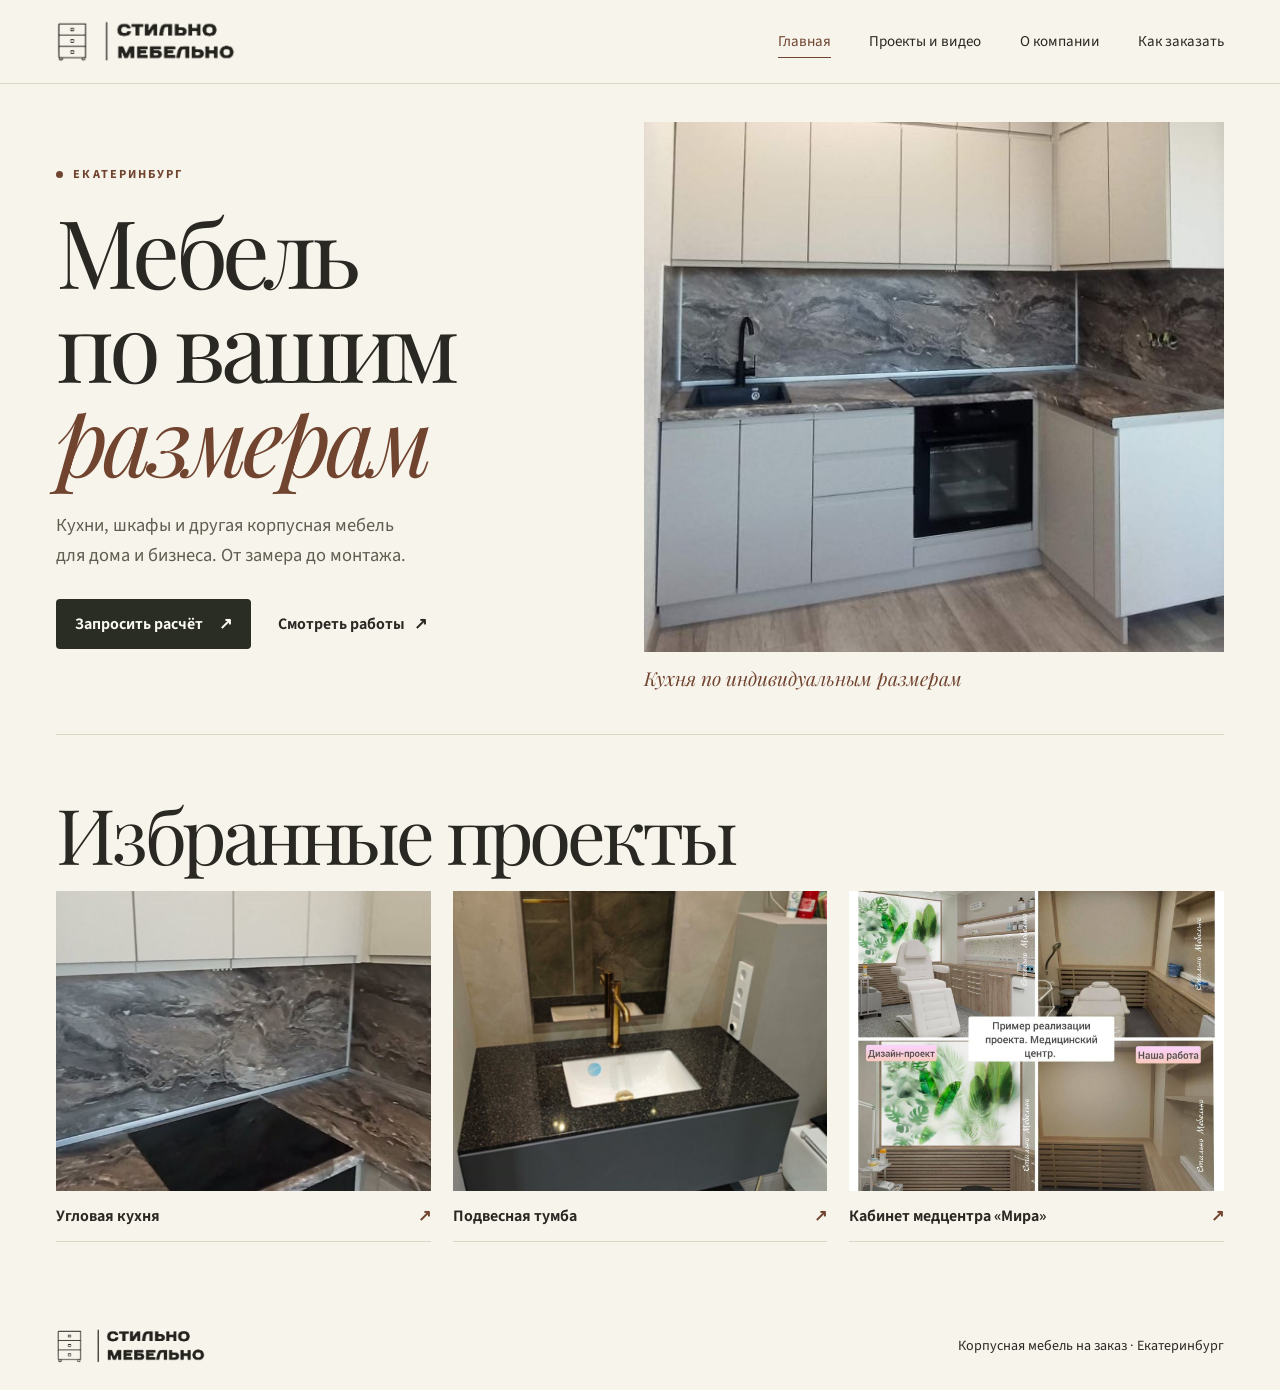
<file: index.html>
<!doctype html>
<html lang="ru">
<head>
  <meta charset="utf-8">
  <meta name="viewport" content="width=device-width, initial-scale=1">
  <meta name="description" content="Стильно Мебельно — корпусная мебель по индивидуальным размерам в Екатеринбурге. История, команда и выполненные проекты.">
  <meta property="og:title" content="Стильно Мебельно — мебель на заказ в Екатеринбурге">
  <meta property="og:description" content="Кухни, шкафы и другая корпусная мебель по вашим размерам. Проекты, производство и запись на замер.">
  <meta property="og:image" content="https://korkints.github.io/stilno-mebelno/assets/kitchen.jpg">
  <meta property="og:url" content="https://korkints.github.io/stilno-mebelno/">
  <title>Стильно Мебельно — мебель на заказ в Екатеринбурге</title>
  <link rel="icon" href="assets/favicon.svg" type="image/svg+xml">
  <link rel="stylesheet" href="style.css?v=pages">
  <script src="home-links.js?v=pages" defer></script>
</head>
<body>
  <header class="top">
    <div class="wrap top-inner">
      <a class="brand" href="index.html"><img src="assets/logo.png" alt="Стильно Мебельно" width="180" height="43"></a>
      <nav aria-label="Основная навигация">
        <a href="index.html" aria-current="page">Главная</a>
        <a href="projects.html">Проекты и видео</a>
        <a href="about.html">О компании</a>
        <a href="order.html">Как заказать</a>
      </nav>
    </div>
  </header>
  <main id="top">
    <section class="hero wrap" aria-labelledby="hero-title">
      <div class="hero-copy">
        <p class="eyebrow"><span class="dot"></span> Екатеринбург</p>
        <h1 id="hero-title">Мебель<br>по вашим<br><em>размерам</em></h1>
        <p class="intro">Кухни, шкафы и другая корпусная мебель для дома и бизнеса. От замера до монтажа.</p>
        <div class="hero-actions">
          <a class="button" href="order.html#contact">Запросить расчёт <span aria-hidden="true">↗</span></a>
          <a class="text-link" href="projects.html">Смотреть работы <span aria-hidden="true">↗</span></a>
        </div>
      </div>
      <figure class="hero-photo">
        <div class="hero-image">
          <img src="assets/kitchen.jpg" alt="Светлая угловая кухня со шкафами до потолка и каменным фартуком" fetchpriority="high">
        </div>
        <figcaption>Кухня по индивидуальным размерам</figcaption>
      </figure>
    </section>

    <section class="wrap site-section" aria-labelledby="featured-title">
      <h2 id="featured-title">Избранные проекты</h2>
      <div class="project-grid">
        <a class="project" href="projects.html#corner-kitchen"><img loading="lazy" src="assets/corner-kitchen-counter.jpg" alt=""><span>Угловая кухня <b aria-hidden="true">↗</b></span></a>
        <a class="project" href="projects.html#graphite-vanity"><img loading="lazy" src="assets/vanity-front.jpg" alt=""><span>Подвесная тумба <b aria-hidden="true">↗</b></span></a>
        <a class="project" href="business.html"><img loading="lazy" src="assets/business.jpg" alt=""><span>Кабинет медцентра «Мира» <b aria-hidden="true">↗</b></span></a>
      </div>
    </section>
  </main>

  <footer class="wrap footer">
    <a class="brand" href="index.html"><img src="assets/logo.png" alt="Стильно Мебельно" width="150" height="36"></a>
    <span>Корпусная мебель на заказ · Екатеринбург</span>
  </footer>
</body>
</html>
</file>
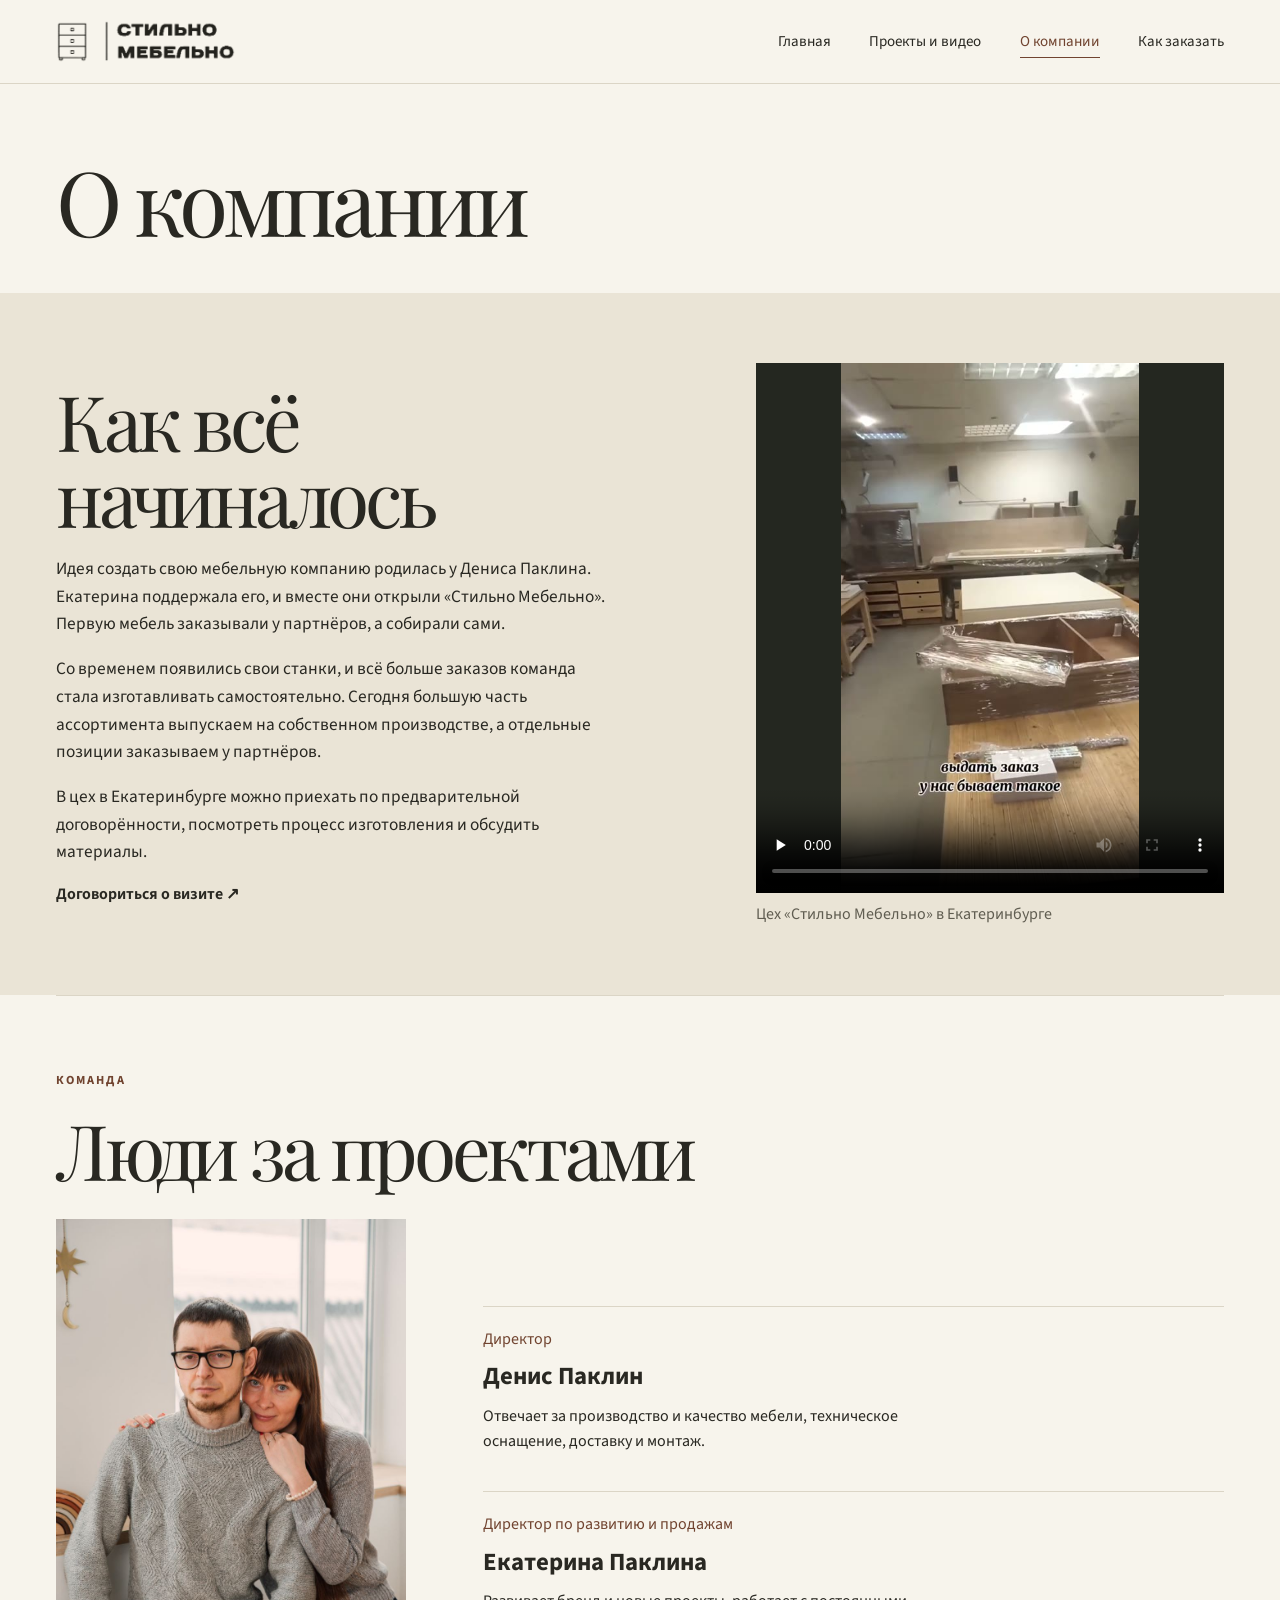
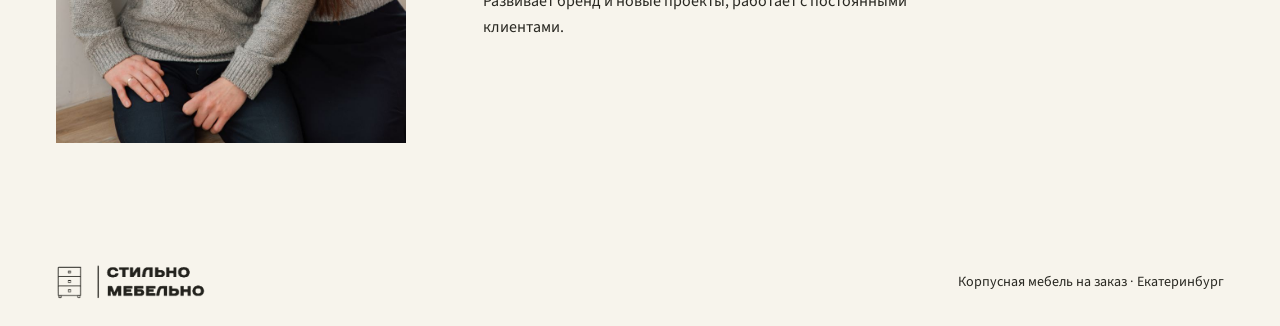
<file: about.html>
<!doctype html>
<html lang="ru">
<head>
  <meta charset="utf-8">
  <meta name="viewport" content="width=device-width, initial-scale=1">
  <meta name="description" content="История «Стильно Мебельно», команда Дениса и Екатерины Паклиных и видеоэкскурсия по производству в Екатеринбурге.">
  <meta property="og:title" content="О компании — Стильно Мебельно">
  <meta property="og:description" content="История «Стильно Мебельно», команда Дениса и Екатерины Паклиных и видеоэкскурсия по производству в Екатеринбурге.">
  <meta property="og:image" content="https://korkints.github.io/stilno-mebelno/assets/denis-ekaterina-paklin.jpg">
  <meta property="og:url" content="https://korkints.github.io/stilno-mebelno/about.html">
  <title>О компании — Стильно Мебельно</title>
  <link rel="icon" href="assets/favicon.svg" type="image/svg+xml">
  <link rel="stylesheet" href="style.css?v=pages">
  <script src="site.js?v=pages" defer></script>
</head>
<body>
  <header class="top">
    <div class="wrap top-inner">
      <a class="brand" href="index.html"><img src="assets/logo.png" alt="Стильно Мебельно" width="180" height="43"></a>
      <nav aria-label="Основная навигация">
        <a href="index.html">Главная</a>
        <a href="projects.html">Проекты и видео</a>
        <a href="about.html" aria-current="page">О компании</a>
        <a href="order.html">Как заказать</a>
      </nav>
    </div>
  </header>
  <main>
    <div class="wrap page-title">
      <h1>О компании</h1>
    </div>
    <section id="story" class="story">
      <div class="wrap story-inner">
        <div class="story-copy">
          <h2>Как всё<br>начиналось</h2>
          <p>Идея создать свою мебельную компанию родилась у Дениса Паклина. Екатерина поддержала его, и вместе они открыли «Стильно Мебельно». Первую мебель заказывали у партнёров, а собирали сами.</p>
          <p>Со временем появились свои станки, и всё больше заказов команда стала изготавливать самостоятельно. Сегодня большую часть ассортимента выпускаем на собственном производстве, а отдельные позиции заказываем у партнёров.</p>
          <p>В цех в Екатеринбурге можно приехать по предварительной договорённости, посмотреть процесс изготовления и обсудить материалы.</p>
          <a class="text-link" href="https://t.me/Stilnomebelnoekb" target="_blank" rel="noopener noreferrer">Договориться о визите ↗</a>
        </div>
        <figure class="workshop-video"><video controls playsinline preload="none" poster="assets/workshop-tour.jpg" aria-label="Видеоэкскурсия по мебельному цеху в Екатеринбурге"><source src="assets/workshop-tour.mp4?v=video-edit" type="video/mp4"><a href="assets/workshop-tour.mp4?v=video-edit">Открыть видео</a></video><figcaption>Цех «Стильно Мебельно» в Екатеринбурге</figcaption></figure>
      </div>
    </section>

    <section id="team" class="team wrap">
      <p class="eyebrow">Команда</p><h2>Люди за проектами</h2>
      <div class="team-layout">
        <figure class="team-portrait">
          <button class="photo-trigger" type="button" data-photo-preview aria-label="Увеличить фото Дениса и Екатерины">
            <img src="assets/denis-ekaterina-paklin.jpg" alt="Денис и Екатерина Паклины" width="854" height="1280" loading="lazy">
          </button>
        </figure>
        <div class="team-grid">
          <article><p class="role">Директор</p><h3>Денис Паклин</h3><p>Отвечает за производство и качество мебели, техническое оснащение, доставку и монтаж.</p></article>
          <article><p class="role">Директор по развитию и продажам</p><h3>Екатерина Паклина</h3><p>Развивает бренд и новые проекты, работает с постоянными клиентами.</p></article>
        </div>
      </div>
    </section>
  </main>

  <footer class="wrap footer">
    <a class="brand" href="index.html"><img src="assets/logo.png" alt="Стильно Мебельно" width="150" height="36"></a>
    <span>Корпусная мебель на заказ · Екатеринбург</span>
  </footer>

  <dialog id="photo-viewer" class="photo-viewer" aria-labelledby="photo-title">
    <div class="photo-toolbar">
      <h2 id="photo-title">Просмотр фото</h2>
      <div id="photo-navigation" class="photo-controls photo-navigation" role="group" aria-label="Перелистывание фото" hidden>
        <button type="button" id="photo-previous" aria-label="Предыдущее фото">‹</button>
        <output id="photo-count" aria-live="polite" aria-label="Номер фото"></output>
        <button type="button" id="photo-next" aria-label="Следующее фото">›</button>
      </div>
      <div class="photo-controls" role="group" aria-label="Масштаб и закрытие">
        <button type="button" id="photo-minus" aria-label="Уменьшить">−</button>
        <output id="photo-scale" aria-live="polite">100%</output>
        <button type="button" id="photo-plus" aria-label="Увеличить">+</button>
        <form method="dialog"><button type="submit" autofocus aria-label="Закрыть фото">×</button></form>
      </div>
    </div>
    <div id="photo-scroll" class="photo-scroll" tabindex="0" aria-label="Область просмотра фото">
      <div class="photo-stage"><img id="photo-full" alt="" draggable="false"></div>
    </div>
  </dialog>
</body>
</html>
</file>
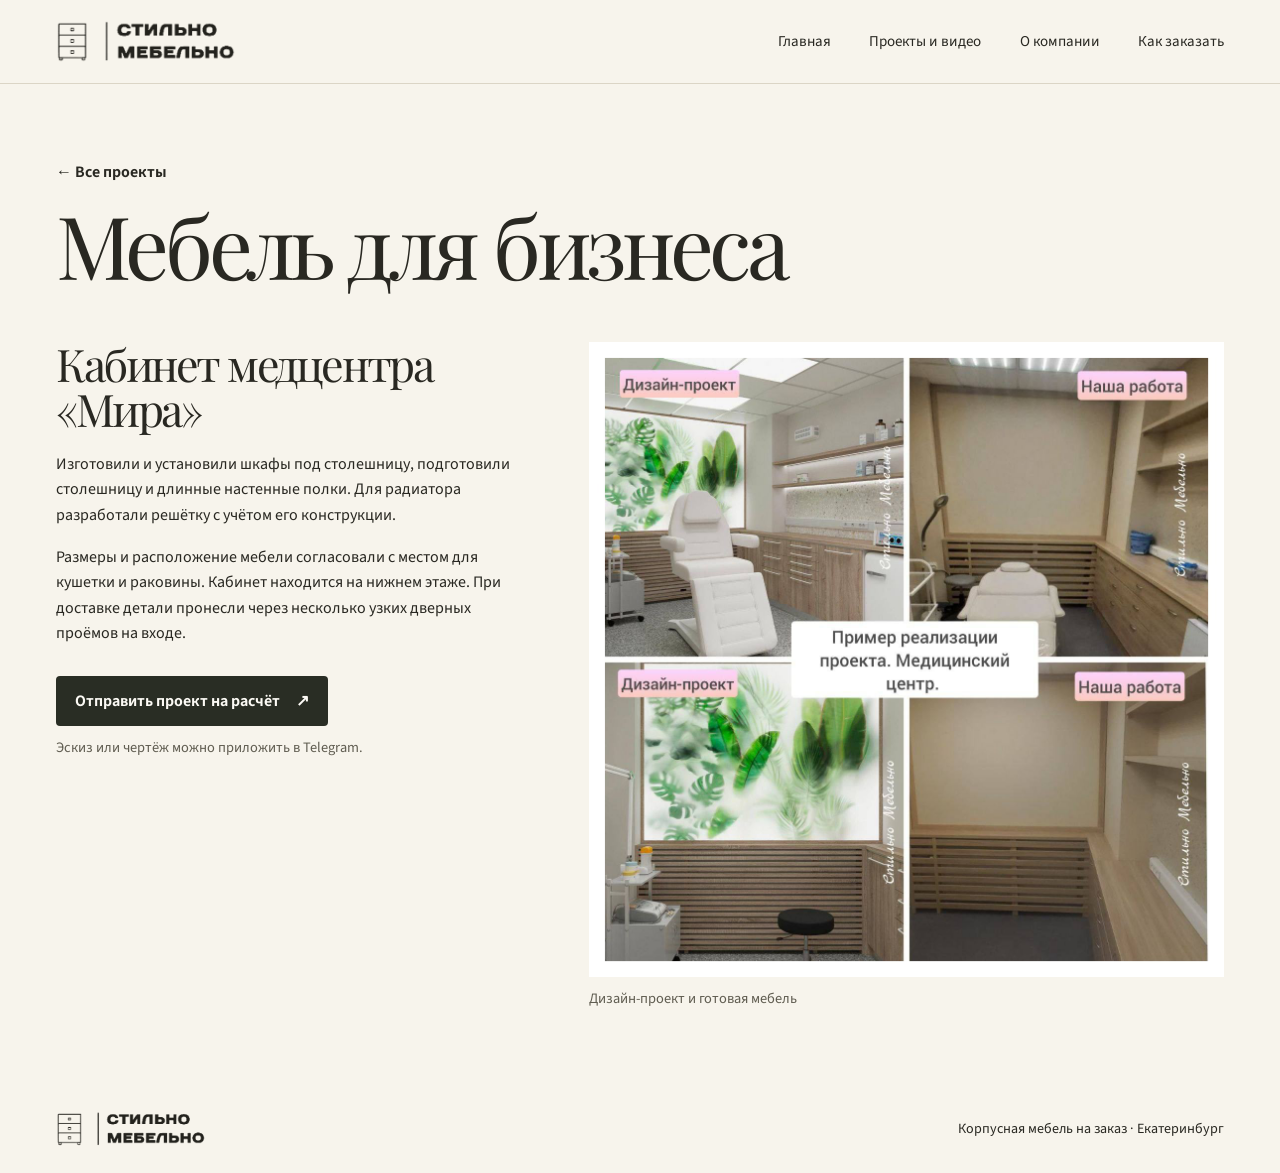
<file: business.html>
<!doctype html>
<html lang="ru">
<head>
  <meta charset="utf-8">
  <meta name="viewport" content="width=device-width, initial-scale=1">
  <title>Мебель для бизнеса — Стильно Мебельно</title>
  <meta name="description" content="Корпусная мебель на заказ для бизнеса в Екатеринбурге. Шкафы, столешница, полки и решётка для радиатора в кабинете медцентра «Мира».">
  <meta property="og:title" content="Мебель для бизнеса — Стильно Мебельно">
  <meta property="og:description" content="Как изготовили мебель для кабинета медицинского центра «Мира».">
  <meta property="og:image" content="https://korkints.github.io/stilno-mebelno/assets/business.jpg">
  <link rel="icon" href="assets/favicon.svg" type="image/svg+xml">
  <link rel="stylesheet" href="style.css?v=pages">
  <script src="site.js?v=pages" defer></script>
</head>
<body>
  <header class="top">
    <div class="wrap top-inner">
      <a class="brand" href="index.html"><img src="assets/logo.png" alt="Стильно Мебельно" width="180" height="43"></a>
      <nav aria-label="Основная навигация">
        <a href="index.html">Главная</a>
        <a href="projects.html">Проекты и видео</a>
        <a href="about.html">О компании</a>
        <a href="order.html">Как заказать</a>
      </nav>
    </div>
  </header>
  <main class="wrap business-page">
    <a class="text-link business-back" href="projects.html#projects">← Все проекты</a>
    <h1>Мебель для бизнеса</h1>
    <section class="business-case" aria-labelledby="mira">
      <div>
        <h2 id="mira">Кабинет медцентра «Мира»</h2>
        <p>Изготовили и установили шкафы под столешницу, подготовили столешницу и длинные настенные полки. Для радиатора разработали решётку с учётом его конструкции.</p>
        <p>Размеры и расположение мебели согласовали с местом для кушетки и раковины. Кабинет находится на нижнем этаже. При доставке детали пронесли через несколько узких дверных проёмов на входе.</p>
        <div class="hero-actions">
          <a class="button" href="https://t.me/Stilnomebelnoekb?text=%D0%97%D0%B4%D1%80%D0%B0%D0%B2%D1%81%D1%82%D0%B2%D1%83%D0%B9%D1%82%D0%B5%21%20%D0%A5%D0%BE%D1%87%D1%83%20%D0%BE%D0%B1%D1%81%D1%83%D0%B4%D0%B8%D1%82%D1%8C%20%D0%B8%D0%B7%D0%B3%D0%BE%D1%82%D0%BE%D0%B2%D0%BB%D0%B5%D0%BD%D0%B8%D0%B5%20%D0%BC%D0%B5%D0%B1%D0%B5%D0%BB%D0%B8%20%D0%B4%D0%BB%D1%8F%20%D0%B1%D0%B8%D0%B7%D0%BD%D0%B5%D1%81%D0%B0.%20%D0%9F%D0%BE%D0%B4%D1%81%D0%BA%D0%B0%D0%B6%D0%B8%D1%82%D0%B5%2C%20%D0%BA%D0%B0%D0%BA%D0%B8%D0%B5%20%D0%BC%D0%B0%D1%82%D0%B5%D1%80%D0%B8%D0%B0%D0%BB%D1%8B%20%D0%BD%D1%83%D0%B6%D0%BD%D1%8B%20%D0%B4%D0%BB%D1%8F%20%D0%BF%D1%80%D0%B5%D0%B4%D0%B2%D0%B0%D1%80%D0%B8%D1%82%D0%B5%D0%BB%D1%8C%D0%BD%D0%BE%D0%B3%D0%BE%20%D1%80%D0%B0%D1%81%D1%87%D1%91%D1%82%D0%B0%3F" target="_blank" rel="noopener noreferrer">Отправить проект на расчёт <span aria-hidden="true">↗</span></a>
        </div>
        <p class="business-contact-note">Эскиз или чертёж можно приложить в Telegram.</p>
      </div>
      <figure class="business-photo">
        <button class="photo-trigger" type="button" data-photo-preview aria-label="Увеличить дизайн-проект и фото кабинета">
          <img src="assets/business.jpg" alt="Кабинет медцентра «Мира». Слева дизайн-проект, справа мебель после монтажа." width="1280" height="1280">
        </button>
        <figcaption>Дизайн-проект и готовая мебель</figcaption>
      </figure>
    </section>
  </main>
  <footer class="wrap footer">
    <a class="brand" href="index.html"><img src="assets/logo.png" alt="Стильно Мебельно" width="150" height="36"></a>
    <span>Корпусная мебель на заказ · Екатеринбург</span>
  </footer>
  <dialog id="photo-viewer" class="photo-viewer" aria-labelledby="photo-title">
    <div class="photo-toolbar">
      <h2 id="photo-title">Просмотр фото</h2>
      <div id="photo-navigation" class="photo-controls photo-navigation" role="group" aria-label="Перелистывание фото" hidden>
        <button type="button" id="photo-previous" aria-label="Предыдущее фото">‹</button>
        <output id="photo-count" aria-live="polite" aria-label="Номер фото"></output>
        <button type="button" id="photo-next" aria-label="Следующее фото">›</button>
      </div>
      <div class="photo-controls" role="group" aria-label="Масштаб и закрытие">
        <button type="button" id="photo-minus" aria-label="Уменьшить">−</button>
        <output id="photo-scale" aria-live="polite">100%</output>
        <button type="button" id="photo-plus" aria-label="Увеличить">+</button>
        <form method="dialog"><button type="submit" autofocus aria-label="Закрыть фото">×</button></form>
      </div>
    </div>
    <div id="photo-scroll" class="photo-scroll" tabindex="0" aria-label="Область просмотра фото">
      <div class="photo-stage"><img id="photo-full" alt="" draggable="false"></div>
    </div>
  </dialog>
</body>
</html>
</file>
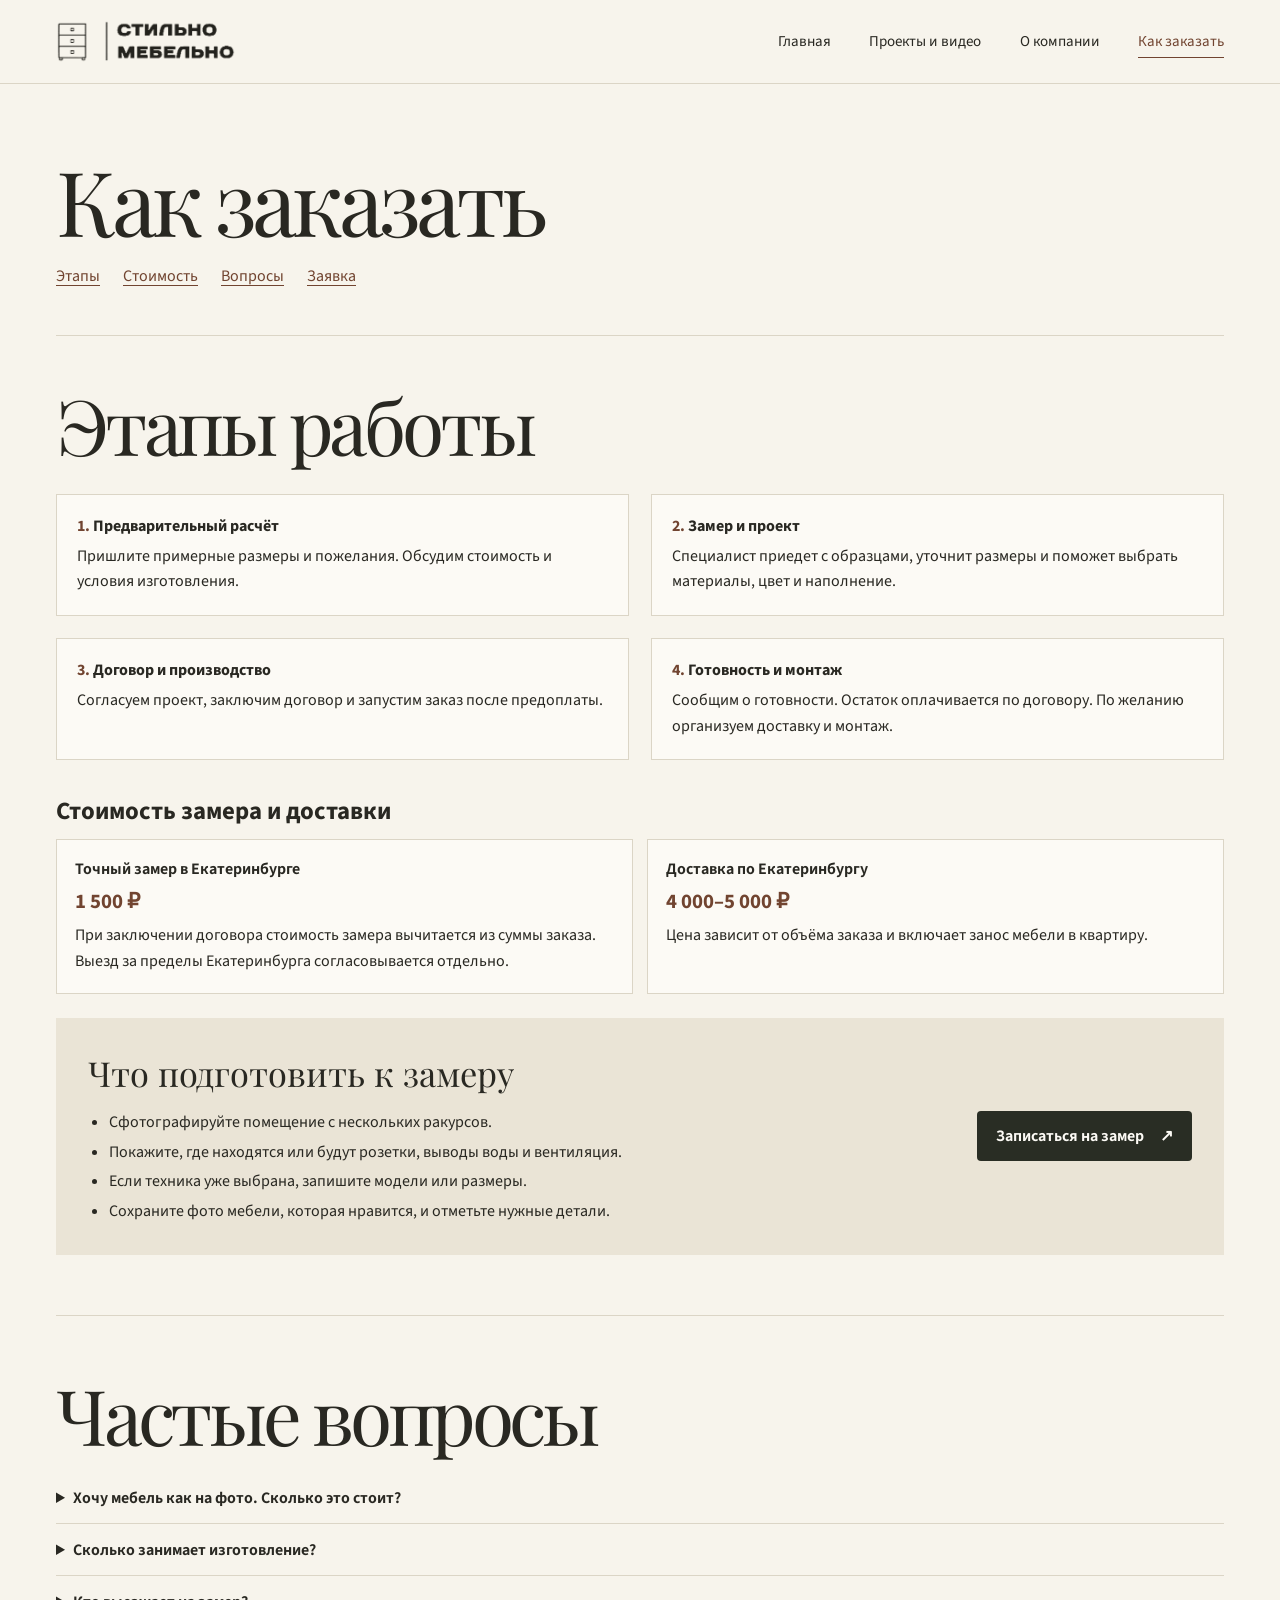
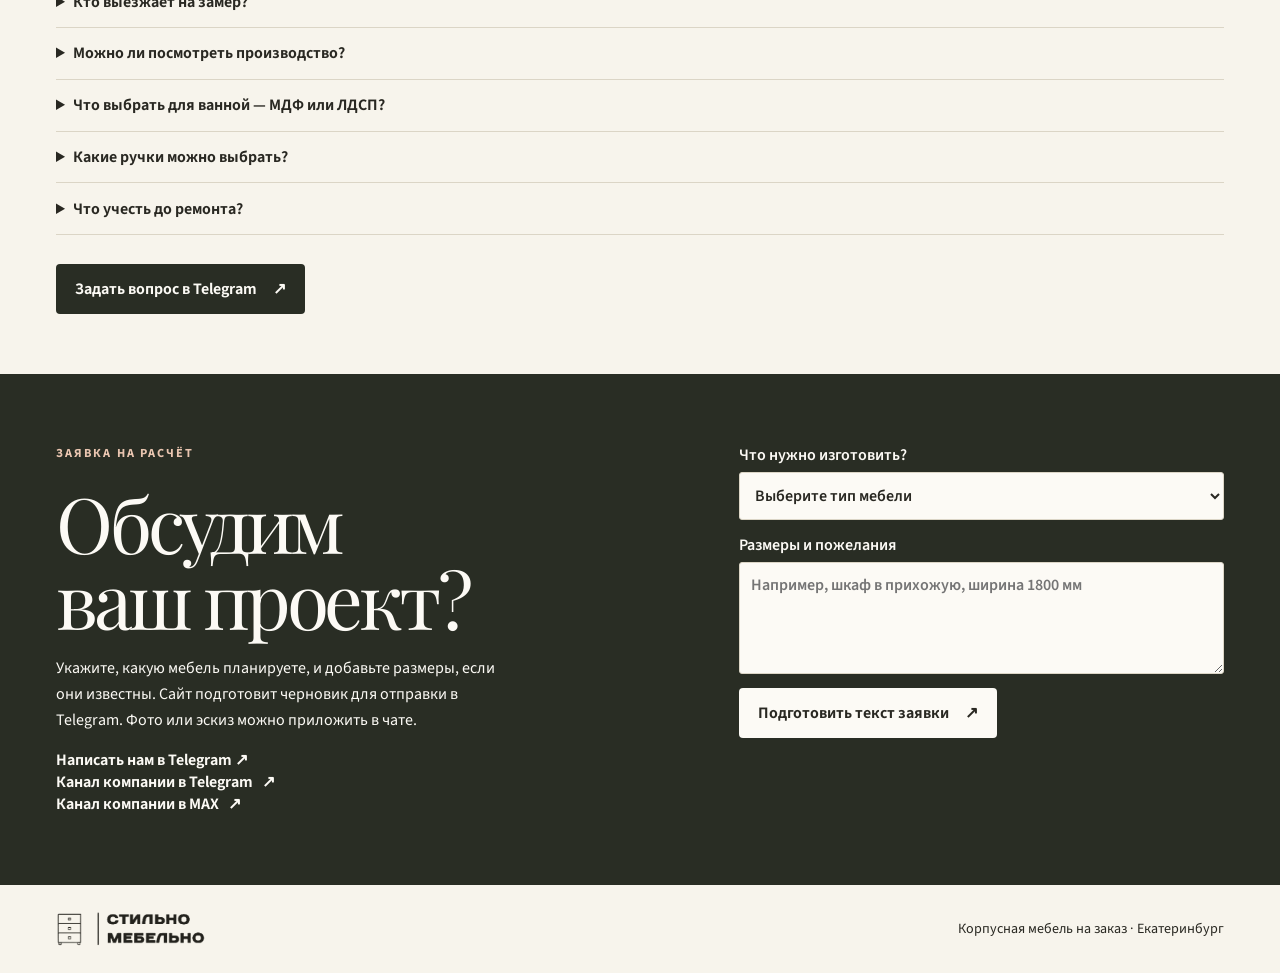
<file: order.html>
<!doctype html>
<html lang="ru">
<head>
  <meta charset="utf-8">
  <meta name="viewport" content="width=device-width, initial-scale=1">
  <meta name="description" content="Как заказать мебель, сколько стоят замер и доставка, ответы на частые вопросы и заявка на расчёт.">
  <meta property="og:title" content="Как заказать — Стильно Мебельно">
  <meta property="og:description" content="Как заказать мебель, сколько стоят замер и доставка, ответы на частые вопросы и заявка на расчёт.">
  <meta property="og:image" content="https://korkints.github.io/stilno-mebelno/assets/kitchen.jpg">
  <meta property="og:url" content="https://korkints.github.io/stilno-mebelno/order.html">
  <title>Как заказать — Стильно Мебельно</title>
  <link rel="icon" href="assets/favicon.svg" type="image/svg+xml">
  <link rel="stylesheet" href="style.css?v=pages">
  <script src="site.js?v=pages" defer></script>
</head>
<body>
  <header class="top">
    <div class="wrap top-inner">
      <a class="brand" href="index.html"><img src="assets/logo.png" alt="Стильно Мебельно" width="180" height="43"></a>
      <nav aria-label="Основная навигация">
        <a href="index.html">Главная</a>
        <a href="projects.html">Проекты и видео</a>
        <a href="about.html">О компании</a>
        <a href="order.html" aria-current="page">Как заказать</a>
      </nav>
    </div>
  </header>
  <main>
    <div class="wrap page-title">
      <h1>Как заказать</h1>
      <nav class="page-jumps" aria-label="На этой странице">
        <a href="#process">Этапы</a>
        <a href="#order-rates">Стоимость</a>
        <a href="#faq">Вопросы</a>
        <a href="#contact">Заявка</a>
      </nav>
    </div>
    <section class="wrap site-section" id="process">
      <h2>Этапы работы</h2>
      <ol class="process-grid">
        <li><strong>Предварительный расчёт</strong><p>Пришлите примерные размеры и пожелания. Обсудим стоимость и условия изготовления.</p></li>
        <li><strong>Замер и проект</strong><p>Специалист приедет с образцами, уточнит размеры и поможет выбрать материалы, цвет и наполнение.</p></li>
        <li><strong>Договор и производство</strong><p>Согласуем проект, заключим договор и запустим заказ после предоплаты.</p></li>
        <li><strong>Готовность и монтаж</strong><p>Сообщим о готовности. Остаток оплачивается по договору. По желанию организуем доставку и монтаж.</p></li>
      </ol>
      <section class="order-rates" id="order-rates" aria-labelledby="order-rates-title">
        <h3 id="order-rates-title">Стоимость замера и доставки</h3>
        <dl>
          <div>
            <dt>Точный замер в Екатеринбурге</dt>
            <dd><strong>1&nbsp;500 ₽</strong><p>При заключении договора стоимость замера вычитается из суммы заказа. Выезд за пределы Екатеринбурга согласовывается отдельно.</p></dd>
          </div>
          <div>
            <dt>Доставка по Екатеринбургу</dt>
            <dd><strong>4&nbsp;000–5&nbsp;000 ₽</strong><p>Цена зависит от объёма заказа и включает занос мебели в квартиру.</p></dd>
          </div>
        </dl>
      </section>
      <div class="measurement-prep" id="measurement">
        <div>
          <h3>Что подготовить к замеру</h3>
          <ul>
            <li>Сфотографируйте помещение с нескольких ракурсов.</li>
            <li>Покажите, где находятся или будут розетки, выводы воды и вентиляция.</li>
            <li>Если техника уже выбрана, запишите модели или размеры.</li>
            <li>Сохраните фото мебели, которая нравится, и отметьте нужные детали.</li>
          </ul>
        </div>
        <a class="button" href="https://t.me/Stilnomebelnoekb?text=%D0%97%D0%B4%D1%80%D0%B0%D0%B2%D1%81%D1%82%D0%B2%D1%83%D0%B9%D1%82%D0%B5%21%20%D0%A5%D0%BE%D1%87%D1%83%20%D0%B7%D0%B0%D0%BF%D0%B8%D1%81%D0%B0%D1%82%D1%8C%D1%81%D1%8F%20%D0%BD%D0%B0%20%D0%B7%D0%B0%D0%BC%D0%B5%D1%80%20%D0%BC%D0%B5%D0%B1%D0%B5%D0%BB%D0%B8.%20%D0%9F%D0%BE%D0%B4%D1%81%D0%BA%D0%B0%D0%B6%D0%B8%D1%82%D0%B5%2C%20%D0%BF%D0%BE%D0%B6%D0%B0%D0%BB%D1%83%D0%B9%D1%81%D1%82%D0%B0%2C%20%D0%BA%D0%BE%D0%B3%D0%B4%D0%B0%20%D0%BC%D0%BE%D0%B6%D0%BD%D0%BE%20%D0%B4%D0%BE%D0%B3%D0%BE%D0%B2%D0%BE%D1%80%D0%B8%D1%82%D1%8C%D1%81%D1%8F%20%D0%BE%20%D0%B2%D1%8B%D0%B5%D0%B7%D0%B4%D0%B5%3F" target="_blank" rel="noopener noreferrer">Записаться на замер <span aria-hidden="true">↗</span></a>
      </div>
    </section>

    <section class="wrap site-section" id="faq">
      <h2>Частые вопросы</h2>
      <div class="questions">
        <details><summary>Хочу мебель как на фото. Сколько это стоит?</summary><p>Пришлите фото и примерные размеры. Для предварительного расчёта также пригодятся пожелания по материалам, цвету, фурнитуре и наполнению. На цену влияют комплектация и сложность проекта.</p></details>
        <details><summary>Сколько занимает изготовление?</summary><p>Обычно от 3 до 6 недель. Срок зависит от объёма и сложности заказа.</p></details>
        <details><summary>Кто выезжает на замер?</summary><p>Выезжает специалист, который измерит помещение, привезёт образцы и подскажет, как использовать пространство. До запуска заказа можно согласовать цвет, размеры и наполнение мебели по проекту.</p></details>
        <details><summary>Можно ли посмотреть производство?</summary><p>Да, цех находится в Екатеринбурге. <a href="https://t.me/Stilnomebelnoekb" target="_blank" rel="noopener noreferrer">Напишите нам в Telegram</a>, чтобы выбрать время визита.</p></details>
        <details><summary>Что выбрать для ванной — МДФ или ЛДСП?</summary><p>Обычный МДФ может набухать при попадании воды. Для влажных помещений подбираем плиту, рассчитанную на такие условия, и учитываем защиту кромок, стыков и вырезов. У МДФ и ЛДСП устойчивость к влаге зависит от конкретной плиты и отделки.</p></details>
        <details><summary>Какие ручки можно выбрать?</summary><p>Накладные ручки проще заменить. Торцевые и интегрированные меньше выступают. Если хочется ровный фасад, можно подобрать механизм открывания нажатием.</p></details>
        <details><summary>Что учесть до ремонта?</summary><p>Заранее проверьте, как будут открываться дверцы и ящики, сколько места останется в проходах и где окажутся розетки, выводы воды и вентиляция. Для встроенной техники пригодятся точные размеры выбранных моделей.</p></details>
      </div>
      <div class="hero-actions">
        <a class="button" href="https://t.me/Stilnomebelnoekb" target="_blank" rel="noopener noreferrer">Задать вопрос в Telegram <span aria-hidden="true">↗</span></a>
      </div>
    </section>

    <section id="contact" class="contact">
      <div class="wrap contact-inner">
        <div>
          <p class="eyebrow">Заявка на расчёт</p>
          <h2>Обсудим<br>ваш проект?</h2>
          <p>Укажите, какую мебель планируете, и добавьте размеры, если они известны. Сайт подготовит черновик для отправки в Telegram. Фото или эскиз можно приложить в чате.</p>
          <a class="text-link" href="https://t.me/Stilnomebelnoekb" target="_blank" rel="noopener noreferrer">Написать нам в Telegram ↗</a><br>
          <a class="text-link" href="https://t.me/stilnomebelno" target="_blank" rel="noopener noreferrer">Канал компании в Telegram <span aria-hidden="true">↗</span></a><br>
          <a class="text-link" href="https://max.ru/join/UwlYiQodHpJpigR3cMKKDl4UCHtUbNcL7Mxax6WfDpE" target="_blank" rel="noopener noreferrer">Канал компании в MAX <span aria-hidden="true">↗</span></a>
        </div>
        <form id="request-form">
          <label>Что нужно изготовить?
            <select name="product" required>
              <option value="">Выберите тип мебели</option>
              <option>Кухня</option>
              <option>Шкаф</option>
              <option>Гардеробная</option>
              <option>Мебель для прихожей</option>
              <option>Мебель для ванной</option>
              <option>ТВ-зона</option>
              <option>Тумба или комод</option>
              <option>Обеденная зона</option>
              <option>Письменный стол или рабочая зона</option>
              <option>Мебель для детской</option>
              <option>Мебель для бизнеса</option>
              <option>Другое</option>
            </select>
          </label>
          <label>Размеры и пожелания
            <textarea name="details" rows="4" maxlength="1200" placeholder="Например, шкаф в прихожую, ширина 1800 мм"></textarea>
          </label>
          <button type="submit" class="button light">Подготовить текст заявки <span aria-hidden="true">↗</span></button>
          <label id="prepared" hidden>Текст для отправки
            <textarea id="request-text" rows="4" readonly></textarea>
          </label>
          <a class="button light" id="telegram-draft" href="https://t.me/Stilnomebelnoekb" target="_blank" rel="noopener noreferrer" hidden>Открыть черновик в Telegram ↗</a>
          <p id="request-status" class="form-status" role="status"></p>
        </form>
      </div>
    </section>
  </main>

  <footer class="wrap footer">
    <a class="brand" href="index.html"><img src="assets/logo.png" alt="Стильно Мебельно" width="150" height="36"></a>
    <span>Корпусная мебель на заказ · Екатеринбург</span>
  </footer>

</body>
</html>
</file>
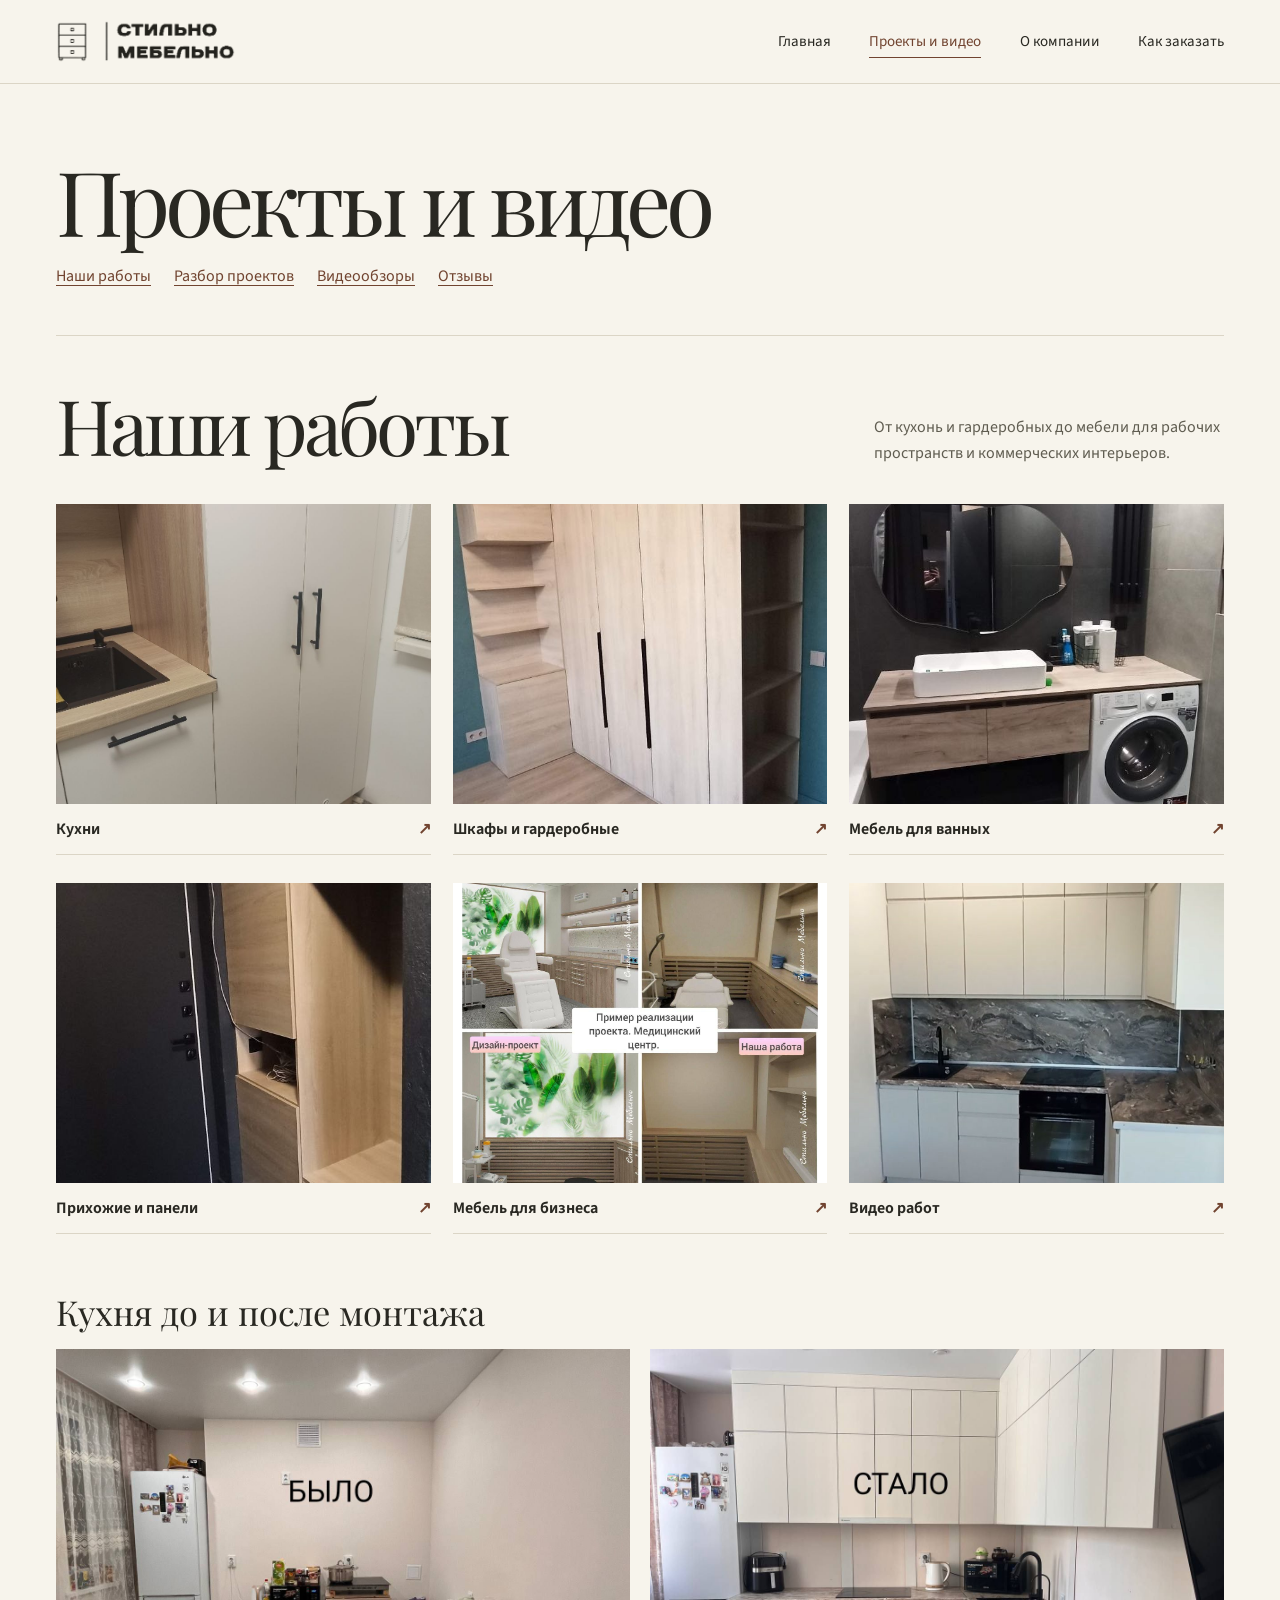
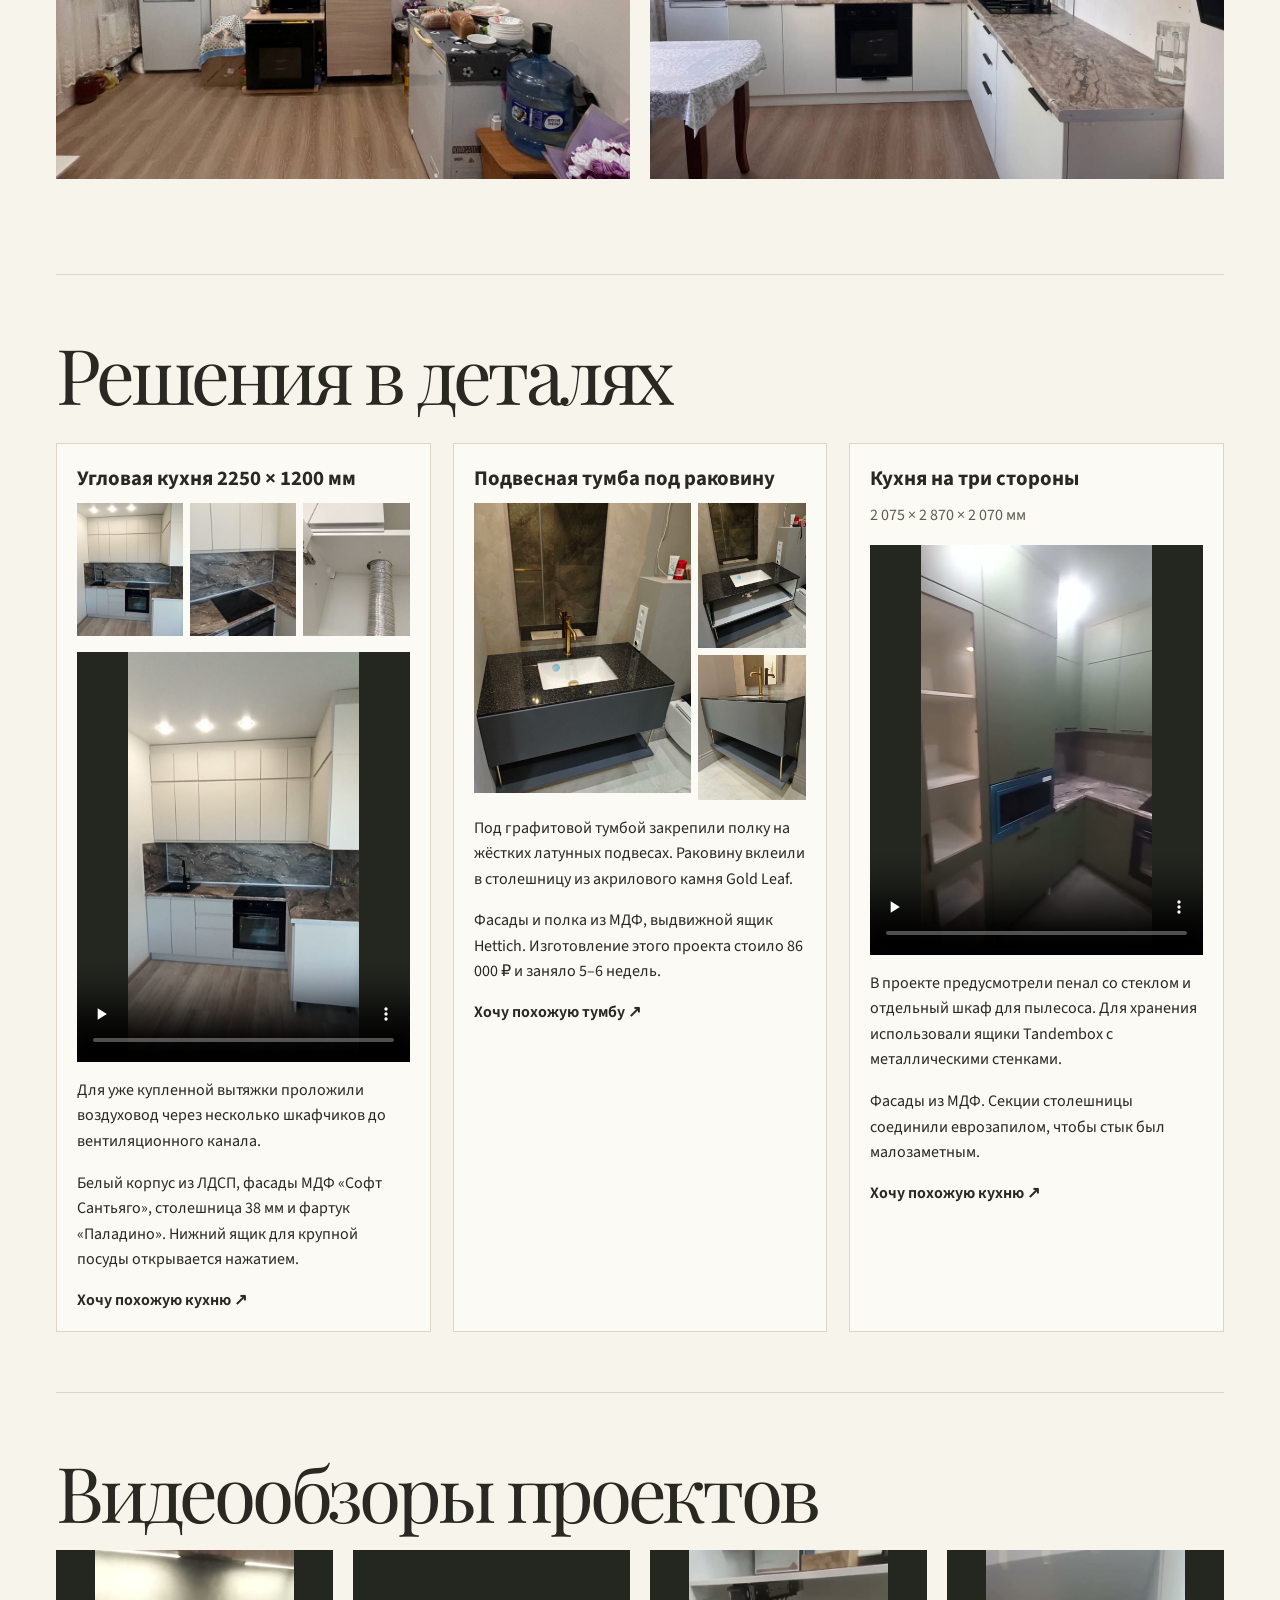
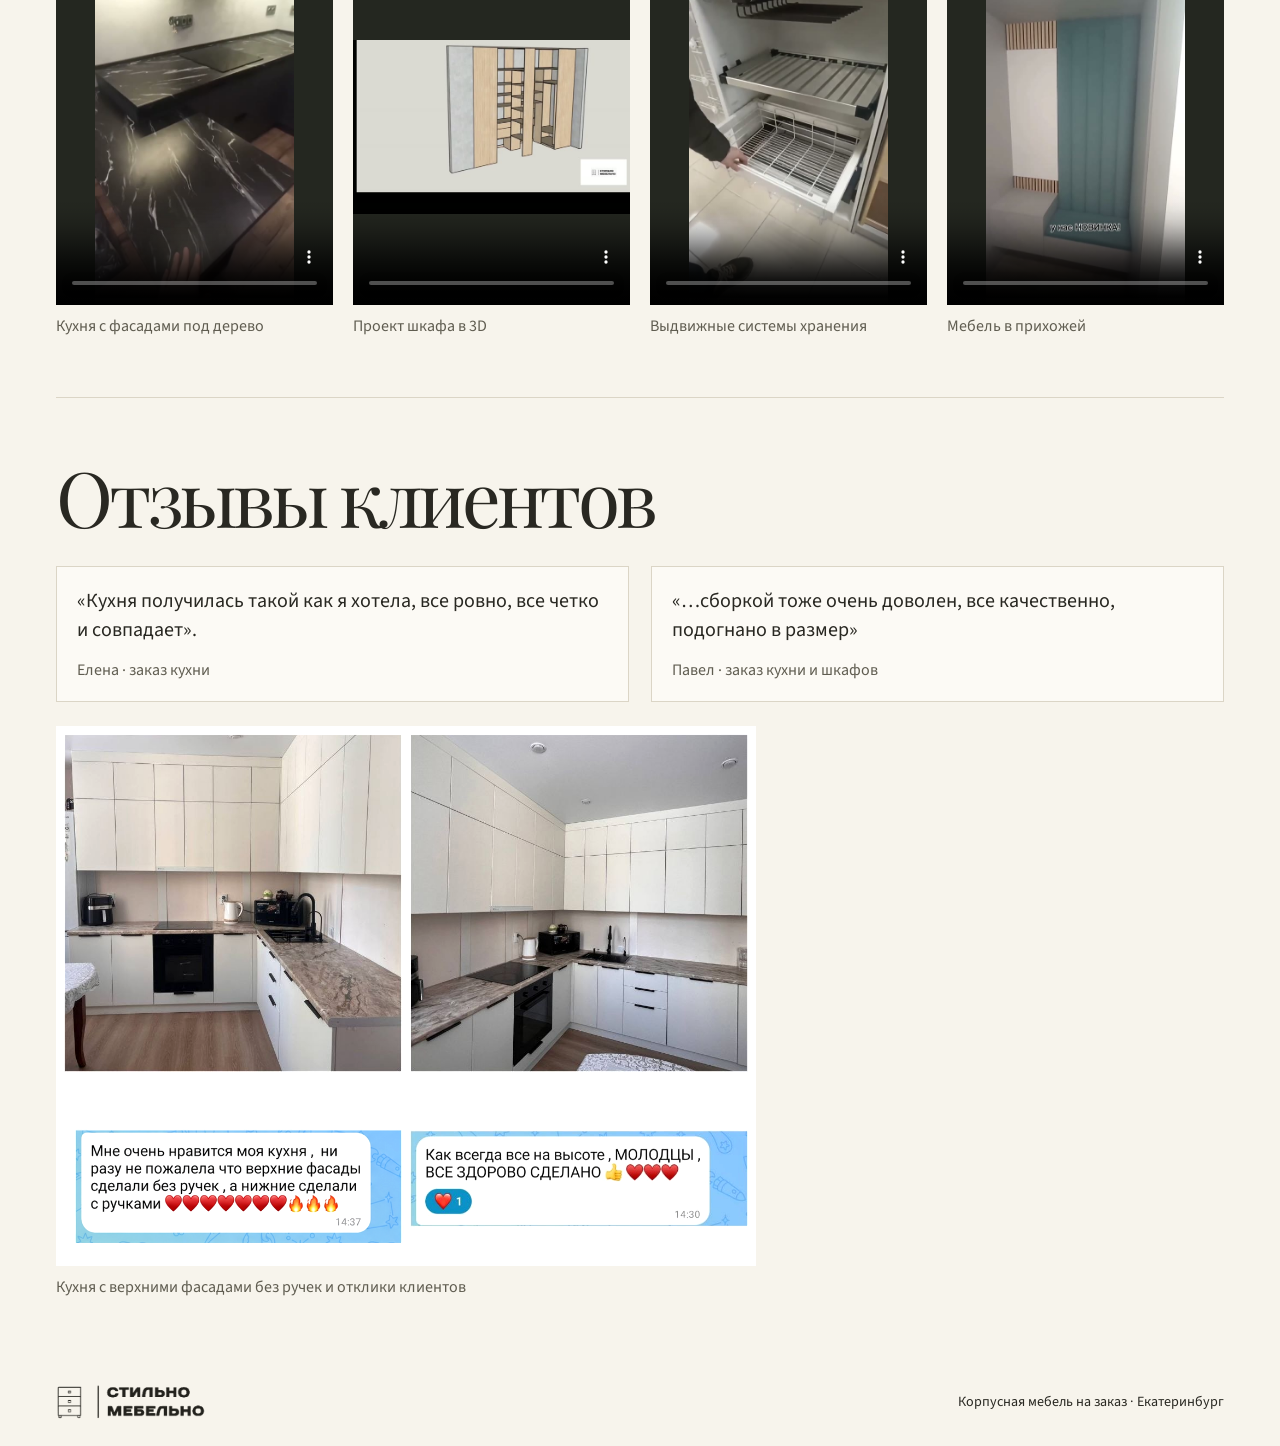
<file: projects.html>
<!doctype html>
<html lang="ru">
<head>
  <meta charset="utf-8">
  <meta name="viewport" content="width=device-width, initial-scale=1">
  <meta name="description" content="Фото и видео работ «Стильно Мебельно». Кухни, шкафы, прихожие, мебель для ванных и бизнеса.">
  <meta property="og:title" content="Проекты и видео — Стильно Мебельно">
  <meta property="og:description" content="Фото и видео работ «Стильно Мебельно». Кухни, шкафы, прихожие, мебель для ванных и бизнеса.">
  <meta property="og:image" content="https://korkints.github.io/stilno-mebelno/assets/kitchen.jpg">
  <meta property="og:url" content="https://korkints.github.io/stilno-mebelno/projects.html">
  <title>Проекты и видео — Стильно Мебельно</title>
  <link rel="icon" href="assets/favicon.svg" type="image/svg+xml">
  <link rel="stylesheet" href="style.css?v=pages">
  <script src="site.js?v=pages" defer></script>
</head>
<body>
  <header class="top">
    <div class="wrap top-inner">
      <a class="brand" href="index.html"><img src="assets/logo.png" alt="Стильно Мебельно" width="180" height="43"></a>
      <nav aria-label="Основная навигация">
        <a href="index.html">Главная</a>
        <a href="projects.html" aria-current="page">Проекты и видео</a>
        <a href="about.html">О компании</a>
        <a href="order.html">Как заказать</a>
      </nav>
    </div>
  </header>
  <main>
    <div class="wrap page-title">
      <h1>Проекты и видео</h1>
      <nav class="page-jumps" aria-label="На этой странице">
        <a href="#projects">Наши работы</a>
        <a href="#cases">Разбор проектов</a>
        <a href="#video-projects">Видеообзоры</a>
        <a href="#reviews">Отзывы</a>
      </nav>
    </div>
    <section id="projects" class="projects wrap">
      <div class="section-head">
        <h2>Наши работы</h2>
        <p>От кухонь и гардеробных до мебели для рабочих пространств и коммерческих интерьеров.</p>
      </div>
      <div class="project-grid">
        <button class="project" type="button" data-project="kitchens"><img loading="lazy" src="assets/kitchen-storage.jpg" alt=""><span>Кухни <b aria-hidden="true">↗</b></span></button>
        <button class="project" type="button" data-project="storage"><img loading="lazy" src="assets/wardrobe.jpg" alt=""><span>Шкафы и гардеробные <b aria-hidden="true">↗</b></span></button>
        <button class="project" type="button" data-project="bath"><img loading="lazy" src="assets/bathroom.jpg" alt=""><span>Мебель для ванных <b aria-hidden="true">↗</b></span></button>
        <button class="project" type="button" data-project="interior"><img loading="lazy" src="assets/hallway.jpg" alt=""><span>Прихожие и панели <b aria-hidden="true">↗</b></span></button>
        <a class="project" href="business.html"><img loading="lazy" src="assets/business.jpg" alt=""><span>Мебель для бизнеса <b aria-hidden="true">↗</b></span></a>
        <button class="project" type="button" data-project="video"><img loading="lazy" src="assets/corner-kitchen-view.jpg" alt=""><span>Видео работ <b aria-hidden="true">↗</b></span></button>
      </div>
      <div class="kitchen-comparison" id="before-after" aria-labelledby="before-after-title">
        <h3 id="before-after-title">Кухня до и после монтажа</h3>
        <div class="comparison-grid" data-photo-group>
          <button class="photo-trigger" type="button" data-photo-preview aria-label="Увеличить фото кухни до монтажа">
            <img src="assets/kitchen-before.jpg" alt="Кухня до монтажа гарнитура" loading="lazy">
          </button>
          <button class="photo-trigger" type="button" data-photo-preview aria-label="Увеличить фото кухни после монтажа">
            <img src="assets/kitchen-after.jpg" alt="Кухня после монтажа углового гарнитура" loading="lazy">
          </button>
        </div>
      </div>
    </section>

    <section class="wrap site-section" id="cases" aria-labelledby="cases-title">
      <h2 id="cases-title">Решения в деталях</h2>
      <div class="case-grid">
        <article id="corner-kitchen"><h3>Угловая кухня 2250 × 1200 мм</h3>
          <div class="project-stills">
            <button class="photo-trigger" type="button" data-photo-preview aria-label="Увеличить: Общий вид угловой кухни"><img src="assets/corner-kitchen-view.jpg" alt="Общий вид угловой кухни" loading="lazy"></button>
            <button class="photo-trigger" type="button" data-photo-preview aria-label="Увеличить: Столешница и фартук крупным планом"><img src="assets/corner-kitchen-counter.jpg" alt="Столешница и фартук крупным планом" loading="lazy"></button>
            <button class="photo-trigger" type="button" data-photo-preview aria-label="Увеличить: Воздуховод внутри верхнего шкафа"><img src="assets/corner-kitchen-duct.jpg" alt="Воздуховод внутри верхнего шкафа" loading="lazy"></button>
          </div>
          <video controls playsinline preload="none" poster="assets/corner-kitchen-view.jpg" aria-label="Видеообзор угловой кухни 2250 × 1200 мм">
            <source src="assets/corner-kitchen-2250.mp4?v=video-edit" type="video/mp4">
            <a href="assets/corner-kitchen-2250.mp4?v=video-edit">Открыть видео</a>
          </video>
          <p>Для уже купленной вытяжки проложили воздуховод через несколько шкафчиков до вентиляционного канала.</p><p>Белый корпус из ЛДСП, фасады МДФ «Софт Сантьяго», столешница 38 мм и фартук «Паладино». Нижний ящик для крупной посуды открывается нажатием.</p><a class="text-link" href="order.html?product=%D0%9A%D1%83%D1%85%D0%BD%D1%8F&amp;project=%D0%A3%D0%B3%D0%BB%D0%BE%D0%B2%D0%B0%D1%8F+%D0%BA%D1%83%D1%85%D0%BD%D1%8F+2250+%C3%97+1200+%D0%BC%D0%BC#contact">Хочу похожую кухню ↗</a></article>
        <article id="graphite-vanity"><h3>Подвесная тумба под раковину</h3>
          <div class="project-stills vanity-stills">
            <button class="photo-trigger" type="button" data-photo-preview aria-label="Увеличить: Графитовая тумба со столешницей и раковиной"><img src="assets/vanity-front.jpg" alt="Графитовая тумба со столешницей и раковиной" loading="lazy"></button>
            <button class="photo-trigger" type="button" data-photo-preview aria-label="Увеличить: Внутреннее устройство тумбы"><img src="assets/vanity-open.jpg" alt="Внутреннее устройство тумбы" loading="lazy"></button>
            <button class="photo-trigger" type="button" data-photo-preview aria-label="Увеличить: Нижняя полка и латунные подвесы"><img src="assets/vanity-shelf.jpg" alt="Нижняя полка и латунные подвесы" loading="lazy"></button>
          </div>
          <p>Под графитовой тумбой закрепили полку на жёстких латунных подвесах. Раковину вклеили в столешницу из акрилового камня Gold Leaf.</p><p>Фасады и полка из МДФ, выдвижной ящик Hettich. Изготовление этого проекта стоило 86 000 ₽ и заняло 5–6 недель.</p><a class="text-link" href="order.html?product=%D0%9C%D0%B5%D0%B1%D0%B5%D0%BB%D1%8C+%D0%B4%D0%BB%D1%8F+%D0%B2%D0%B0%D0%BD%D0%BD%D0%BE%D0%B9&amp;project=%D0%9F%D0%BE%D0%B4%D0%B2%D0%B5%D1%81%D0%BD%D0%B0%D1%8F+%D1%82%D1%83%D0%BC%D0%B1%D0%B0+%D0%BF%D0%BE%D0%B4+%D1%80%D0%B0%D0%BA%D0%BE%D0%B2%D0%B8%D0%BD%D1%83#contact">Хочу похожую тумбу ↗</a></article>
        <article id="three-sided-kitchen"><h3>Кухня на три стороны</h3>
          <p class="project-size">2 075 × 2 870 × 2 070 мм</p>
          <video controls playsinline preload="none" poster="assets/kitchen-three-sides.jpg" aria-label="Видеообзор кухни на три стороны"><source src="assets/kitchen-three-sides.mp4?v=video-edit" type="video/mp4"><a href="assets/kitchen-three-sides.mp4?v=video-edit">Открыть видео</a></video>
          <p>В проекте предусмотрели пенал со стеклом и отдельный шкаф для пылесоса. Для хранения использовали ящики Tandembox с металлическими стенками.</p><p>Фасады из МДФ. Секции столешницы соединили еврозапилом, чтобы стык был малозаметным.</p>
          <a class="text-link" href="order.html?product=%D0%9A%D1%83%D1%85%D0%BD%D1%8F&amp;project=%D0%9A%D1%83%D1%85%D0%BD%D1%8F+%D0%BD%D0%B0+%D1%82%D1%80%D0%B8+%D1%81%D1%82%D0%BE%D1%80%D0%BE%D0%BD%D1%8B#contact">Хочу похожую кухню ↗</a>
        </article>
      </div>
    </section>

    <section class="wrap site-section" id="video-projects">
      <h2>Видеообзоры проектов</h2>
      <div class="video-grid">
        <figure><video controls playsinline preload="none" poster="assets/kitchen-wood-video.jpg" aria-label="Кухня с фасадами под дерево"><source src="assets/kitchen-wood-video.mp4?v=video-edit" type="video/mp4"><a href="assets/kitchen-wood-video.mp4?v=video-edit">Открыть видео</a></video><figcaption>Кухня с фасадами под дерево</figcaption></figure>
        <figure><video controls playsinline preload="none" poster="assets/wardrobe-design.jpg" aria-label="Проект шкафа в 3D"><source src="assets/wardrobe-design.mp4?v=video-edit" type="video/mp4"><a href="assets/wardrobe-design.mp4?v=video-edit">Открыть видео</a></video><figcaption>Проект шкафа в 3D</figcaption></figure>
        <figure><video controls playsinline preload="none" poster="assets/wardrobe-fittings.jpg" aria-label="Выдвижные системы хранения"><source src="assets/wardrobe-fittings.mp4?v=video-edit" type="video/mp4"><a href="assets/wardrobe-fittings.mp4?v=video-edit">Открыть видео</a></video><figcaption>Выдвижные системы хранения</figcaption></figure>
        <figure><video controls playsinline preload="none" poster="assets/hallway-video.jpg" aria-label="Мебель в прихожей"><source src="assets/hallway-video.mp4?v=video-edit" type="video/mp4"><a href="assets/hallway-video.mp4?v=video-edit">Открыть видео</a></video><figcaption>Мебель в прихожей</figcaption></figure>
      </div>
    </section>

    <section class="wrap site-section" id="reviews">
      <h2>Отзывы клиентов</h2>
      <div class="case-grid reviews">
        <figure><blockquote>«Кухня получилась такой как я хотела, все ровно, все четко и совпадает».</blockquote><figcaption>Елена · заказ кухни</figcaption></figure>
        <figure><blockquote>«…сборкой тоже очень доволен, все качественно, подогнано в размер»</blockquote><figcaption>Павел · заказ кухни и шкафов</figcaption></figure>
      </div>
      <figure class="client-photo">
        <button class="photo-trigger" type="button" data-photo-preview aria-label="Увеличить фото кухни и отзывов">
          <img src="assets/kitchen-client-photo-clean.png" alt="Светлая угловая кухня. Верхние фасады без ручек, нижние с чёрными ручками. Под фотографиями — отклики клиентов." loading="lazy" width="1280" height="987">
        </button>
        <figcaption>Кухня с верхними фасадами без ручек и отклики клиентов</figcaption>
      </figure>
    </section>
  </main>

  <footer class="wrap footer">
    <a class="brand" href="index.html"><img src="assets/logo.png" alt="Стильно Мебельно" width="150" height="36"></a>
    <span>Корпусная мебель на заказ · Екатеринбург</span>
  </footer>

  <dialog id="gallery" class="gallery" aria-labelledby="gallery-title">
    <div class="gallery-head"><h2 id="gallery-title"></h2><form method="dialog"><button class="close" aria-label="Закрыть" type="submit">×</button></form></div>
    <div id="gallery-media" class="gallery-media"></div>
  </dialog>
  <dialog id="photo-viewer" class="photo-viewer" aria-labelledby="photo-title">
    <div class="photo-toolbar">
      <h2 id="photo-title">Просмотр фото</h2>
      <div id="photo-navigation" class="photo-controls photo-navigation" role="group" aria-label="Перелистывание фото" hidden>
        <button type="button" id="photo-previous" aria-label="Предыдущее фото">‹</button>
        <output id="photo-count" aria-live="polite" aria-label="Номер фото"></output>
        <button type="button" id="photo-next" aria-label="Следующее фото">›</button>
      </div>
      <div class="photo-controls" role="group" aria-label="Масштаб и закрытие">
        <button type="button" id="photo-minus" aria-label="Уменьшить">−</button>
        <output id="photo-scale" aria-live="polite">100%</output>
        <button type="button" id="photo-plus" aria-label="Увеличить">+</button>
        <form method="dialog"><button type="submit" autofocus aria-label="Закрыть фото">×</button></form>
      </div>
    </div>
    <div id="photo-scroll" class="photo-scroll" tabindex="0" aria-label="Область просмотра фото">
      <div class="photo-stage"><img id="photo-full" alt="" draggable="false"></div>
    </div>
  </dialog>
</body>
</html>
</file>
<file: style.css>
@font-face {
  font-family: 'Source Sans 3 Variable';
  font-style: normal;
  font-display: swap;
  font-weight: 200 900;
  src: url(assets/fonts/source-sans-3-cyrillic-wght-normal.woff2) format('woff2-variations');
  unicode-range: U+0301,U+0400-045F,U+0490-0491,U+04B0-04B1,U+2116;
}
@font-face {
  font-family: 'Source Sans 3 Variable';
  font-style: normal;
  font-display: swap;
  font-weight: 200 900;
  src: url(assets/fonts/source-sans-3-latin-wght-normal.woff2) format('woff2-variations');
  unicode-range: U+0000-00FF,U+0131,U+0152-0153,U+02BB-02BC,U+02C6,U+02DA,U+02DC,U+0304,U+0308,U+0329,U+2000-206F,U+20AC,U+2122,U+2191,U+2193,U+2212,U+2215,U+FEFF,U+FFFD;
}
@font-face {
  font-family: 'Playfair Display Variable';
  font-style: normal;
  font-display: swap;
  font-weight: 400 900;
  src: url(assets/fonts/playfair-display-cyrillic-wght-normal.woff2) format('woff2-variations');
  unicode-range: U+0301,U+0400-045F,U+0490-0491,U+04B0-04B1,U+2116;
}
@font-face {
  font-family: 'Playfair Display Variable';
  font-style: normal;
  font-display: swap;
  font-weight: 400 900;
  src: url(assets/fonts/playfair-display-latin-wght-normal.woff2) format('woff2-variations');
  unicode-range: U+0000-00FF,U+0131,U+0152-0153,U+02BB-02BC,U+02C6,U+02DA,U+02DC,U+0304,U+0308,U+0329,U+2000-206F,U+20AC,U+2122,U+2191,U+2193,U+2212,U+2215,U+FEFF,U+FFFD;
}
@font-face {
  font-family: 'Playfair Display Variable';
  font-style: italic;
  font-display: swap;
  font-weight: 400 900;
  src: url(assets/fonts/playfair-display-cyrillic-wght-italic.woff2) format('woff2-variations');
  unicode-range: U+0301,U+0400-045F,U+0490-0491,U+04B0-04B1,U+2116;
}
@font-face {
  font-family: 'Playfair Display Variable';
  font-style: italic;
  font-display: swap;
  font-weight: 400 900;
  src: url(assets/fonts/playfair-display-latin-wght-italic.woff2) format('woff2-variations');
  unicode-range: U+0000-00FF,U+0131,U+0152-0153,U+02BB-02BC,U+02C6,U+02DA,U+02DC,U+0304,U+0308,U+0329,U+2000-206F,U+20AC,U+2122,U+2191,U+2193,U+2212,U+2215,U+FEFF,U+FFFD;
}

:root {
  color-scheme: light;
  --paper: #f7f4ec;
  --white: #fcfaf5;
  --ink: #292822;
  --muted: #605d51;
  --line: #dbd5c6;
  --accent: #714430;
  --dark: #292d24;
  font-family: "Source Sans 3 Variable", "Segoe UI", Arial, sans-serif;
  background: var(--paper);
  color: var(--ink);
}
*, *::before, *::after { box-sizing: border-box; }
html { scroll-behavior: smooth; }
body { margin: 0; }
img, video { display: block; max-width: 100%; }
figure { margin: 0; }
a { color: inherit; text-decoration: none; }
button, input, textarea, select { font: inherit; color: inherit; }
button { cursor: pointer; }
button:disabled { cursor: default; opacity: .55; }
:focus-visible { outline: 2px solid #a36245; outline-offset: 4px; }
[hidden] { display: none !important; }
p { line-height: 1.6; }
h1, h2, h3, p { margin-top: 0; }
h1, h2 { font-family: "Playfair Display Variable", Georgia, serif; font-weight: 400; letter-spacing: -.055em; line-height: .99; }
h2 { font-size: clamp(2.8rem, 6vw, 5.4rem); margin-bottom: 1.3rem; }
h3 { font-size: 1.55rem; margin-bottom: .6rem; }
.wrap { width: min(1280px, calc(100% - 112px)); margin-inline: auto; }
.top { border-bottom: 1px solid var(--line); }
.top-inner { min-height: 83px; display: flex; align-items: center; justify-content: space-between; gap: 28px; }
.brand img { height: auto; }
.top nav { display: flex; gap: clamp(16px, 3vw, 50px); font-size: .94rem; }
.top-contact, .text-link { display: inline-flex; gap: .55rem; align-items: center; font-weight: 650; }
.top-contact { padding-bottom: 5px; border-bottom: 1px solid; }
.top a:hover, .text-link:hover, .footer a:hover { color: var(--accent); }
.hero { display: grid; grid-template-columns: .95fr 1.05fr; gap: clamp(24px, 5vw, 80px); min-height: 615px; padding-block: 38px 42px; }
.hero-copy { align-self: center; padding-block: 18px; }
.eyebrow { display: flex; align-items: center; gap: .65rem; margin-bottom: 1.25rem; color: var(--accent); font-size: .77rem; font-weight: 700; letter-spacing: .17em; text-transform: uppercase; }
.dot { width: 7px; height: 7px; border-radius: 50%; background: currentColor; }
.hero h1 { font-size: clamp(4.35rem, 7.4vw, 7.55rem); margin: 0 0 1.6rem; }
.hero h1 em { color: var(--accent); }
.intro { max-width: 370px; color: var(--muted); font-size: 1.15rem; }
.hero-actions { display: flex; flex-wrap: wrap; align-items: center; gap: 1rem 1.7rem; margin-top: 1.8rem; }
.button { border: 1px solid transparent; background: var(--dark); color: var(--white); padding: 13px 18px; min-height: 48px; display: inline-flex; justify-content: center; align-items: center; gap: 16px; font-weight: 650; border-radius: 4px; }
.button:hover { background: #424737; }
.button.light { color: var(--ink); background: var(--white); }
.button.light:hover { background: #e6deca; }
.button.outline { border-color: var(--line); color: var(--ink); background: var(--white); }
.button.outline:hover { background: #ece6d9; }
.hero-photo { display: grid; grid-template-rows: 1fr auto; }
.hero-image { position: relative; min-height: 530px; overflow: hidden; background: #d7ccba; }
.hero-photo img { width: 100%; height: 100%; position: absolute; object-fit: cover; object-position: center 69%; }
.hero-photo figcaption { margin-top: .8rem; color: var(--accent); font: italic 400 clamp(1rem, 1.5vw, 1.22rem)/1.4 "Playfair Display Variable", Georgia, serif; }
.projects, .team { padding-block: 75px 95px; border-top: 1px solid var(--line); }
.section-head { display: flex; justify-content: space-between; align-items: end; gap: 2rem; margin-bottom: 1.35rem; }
.section-head p:last-child { max-width: 350px; color: var(--muted); }
.project-grid { display: grid; grid-template-columns: repeat(3, minmax(0, 1fr)); gap: 28px 22px; }
.project { padding: 0; border: 0; text-align: left; background: none; }
.project img { width: 100%; aspect-ratio: 5/4; object-fit: cover; object-position: center 53%; background: #e3daca; }
.project:hover img { filter: brightness(.91); }
.project span { display: flex; justify-content: space-between; gap: 10px; padding: 14px 0; border-bottom: 1px solid var(--line); font-weight: 650; }
.project b { color: var(--accent); }
.story { background: #eae4d6; padding-block: 70px; }
.story-inner { display: grid; grid-template-columns: 1fr .8fr; gap: clamp(28px, 9vw, 125px); align-items: center; }
.story-copy p:not(.eyebrow) { max-width: 555px; font-size: 1.08rem; }
.story-photo img { width: 100%; height: 420px; object-fit: cover; object-position: center 55%; }
.team-grid { margin-top: 2.3rem; display: grid; grid-template-columns: 1fr 1fr; gap: 20px; }
.team-grid article { border-top: 1px solid var(--line); padding: 1.25rem 1rem 0 0; }
.team-grid article p:last-child { max-width: 435px; }
.role { color: var(--accent); margin-bottom: .45rem; }
.contact { background: var(--dark); color: var(--white); padding-block: 70px; }
.contact .eyebrow { color: #e9c5b0; }
.contact-inner { display: grid; grid-template-columns: 1fr .8fr; gap: clamp(24px, 6vw, 90px); }
.contact-inner p { max-width: 440px; }
.contact .text-link:hover { color: #e9c5b0; }
label { display: block; font-weight: 600; }
input, select, textarea { max-width: 100%; border: 1px solid var(--line); border-radius: 3px; padding: .67rem .7rem; background: var(--white); color: var(--ink); }
.contact form label { margin-bottom: .9rem; }
.contact input, .contact select, .contact textarea { width: 100%; display: block; margin-top: .4rem; }
textarea { resize: vertical; }
#prepared { margin-top: 1rem; }
.form-status { margin: .6rem 0 0; }
.footer { padding-block: 26px; display: flex; align-items: center; justify-content: space-between; gap: 16px; flex-wrap: wrap; font-size: .88rem; }
.gallery { width: min(1050px, calc(100% - 26px)); max-height: 90vh; background: var(--paper); border: 1px solid var(--line); padding: 0 22px 22px; color: var(--ink); }
.gallery::backdrop { background: #212119b8; }
.gallery-head { display: flex; justify-content: space-between; gap: 12px; align-items: center; padding-block: 16px; position: sticky; top: 0; background: var(--paper); }
.gallery h2 { margin: 0; font-size: clamp(1.85rem, 5vw, 3rem); }
.close { background: transparent; border: 1px solid var(--line); width: 42px; height: 42px; font-size: 1.45rem; }
.gallery-media { display: grid; grid-template-columns: repeat(auto-fit, minmax(min(100%, 280px), 1fr)); gap: 18px; }
.gallery-media img, .gallery-media video { width: 100%; height: clamp(290px, 58vh, 620px); object-fit: contain; background: #eae4d6; }
.gallery-media figcaption { font-size: .9rem; margin-top: .5rem; }

.calc-main { padding-block: 42px 70px; }
.calc-main h1 { font-size: clamp(2.9rem, 7vw, 5.4rem); margin-bottom: 1rem; }
.calc-main h2 { font-size: clamp(1.9rem, 4vw, 2.9rem); margin-bottom: .85rem; }
.calc-intro { max-width: 780px; color: var(--muted); }
.calc-panel { margin-top: 24px; background: var(--white); border: 1px solid var(--line); padding: clamp(14px, 2vw, 26px); }
.calc-panel > summary { cursor: pointer; font-weight: 700; }
.calc-panel > p { color: var(--muted); }
.calc-actions { display: flex; gap: .65rem; flex-wrap: wrap; margin: 15px 0 0; }
.table-scroll { overflow: auto; padding-bottom: 4px; }
table { border-collapse: collapse; width: 100%; }
.work-table { min-width: 910px; }
.catalog-table { min-width: 720px; }
.client-table { min-width: 505px; }
table caption { text-align: left; font-weight: 600; margin-bottom: .65rem; }
th, td { padding: .75rem .55rem; border-bottom: 1px solid var(--line); text-align: left; vertical-align: top; }
th { color: var(--muted); font-size: .84rem; }
td input, td select, td textarea { width: 100%; }
td textarea { min-height: 43px; }
.work-table td:first-child { width: 24%; }
.work-table td:nth-child(2) { width: 18%; }
.work-table td:nth-child(3) { width: 25%; }
.work-table td:nth-child(4) { width: 21%; }
td label { font-size: .8rem; margin-bottom: .42rem; }
td label input { margin-top: .25rem; }
td small { display: block; margin-top: .4rem; line-height: 1.4; color: var(--muted); }
td select + input { margin-top: .4rem; }
.money { font-variant-numeric: tabular-nums; text-align: right; white-space: nowrap; }
.remove-row { display: block; margin: .6rem 0 0 auto; padding: 4px 7px; border: 1px solid var(--line); background: none; border-radius: 3px; font-size: .76rem; }
tfoot td { font-weight: 700; }
.calc-status { color: var(--accent); margin: .7rem 0 0; }
.calc-message { padding: 12px 15px; background: #ede3d5; }
.calc-header { padding-block: 18px; }
@media (max-width: 850px) {
  .wrap { width: calc(100% - 52px); }
  .hero { min-height: auto; gap: 24px; }
  .hero-image { min-height: 460px; }
  .hero h1 { font-size: clamp(3.3rem, 9vw, 5.5rem); }
  .project-grid { grid-template-columns: repeat(2, minmax(0, 1fr)); }
}
@media (max-width: 600px) {
  .wrap { width: calc(100% - 34px); }
  .top-inner { flex-wrap: wrap; gap: 12px; padding-block: 12px; min-height: auto; }
  .top-inner .brand img { width: 140px; }
  .top nav { order: 3; width: 100%; justify-content: space-between; padding-block: 5px; }
  .top-contact { font-size: .79rem; }
  .hero, .story-inner, .contact-inner, .team-grid { grid-template-columns: 1fr; }
  .hero { padding-block: 22px 30px; gap: 14px; }
  .hero-copy { padding-block: 8px; }
  .hero h1 { font-size: clamp(3.8rem, 13vw, 5rem); }
  .hero-image { min-height: 0; aspect-ratio: 5/4; }
  .hero-actions { font-size: .87rem; }
  .projects, .team, .story, .contact { padding-block: 46px; }
  .section-head { display: block; }
  .project-grid { gap: 16px 12px; }
  .project span { font-size: .87rem; }
  .story-photo img { height: 310px; }
  .team-grid { gap: 12px; }
}
@media (prefers-reduced-motion: reduce) { html { scroll-behavior: auto; } }
@media print {
  body { background: white; color: black; }
  body.calc-page .top, .calc-main > :not(.client-panel), .client-panel .calc-actions { display: none !important; }
  .calc-main { width: 100%; padding: 0; }
  .client-panel { padding: 0; margin: 0; border: 0; background: white; }
  .table-scroll { overflow: visible; }
  .client-table { min-width: 0; }
}

.site-section { padding-block: 60px; border-top: 1px solid var(--line); }
.case-grid, .process-grid { display: grid; gap: 22px; grid-template-columns: repeat(3, minmax(0, 1fr)); margin: 2rem 0 0; }
.case-grid article, .case-grid figure, .process-grid li { padding: 20px; background: var(--white); border: 1px solid var(--line); }
.case-grid p:last-child, .process-grid p { margin-bottom: 0; }
.case-grid h3 { font-size: 1.3rem; }
.case-grid.reviews, .process-grid { grid-template-columns: repeat(2, minmax(0, 1fr)); }
.process-grid { list-style-position: inside; padding: 0; }
.process-grid li::marker { color: var(--accent); font-weight: 700; }
.process-grid p { margin-top: .45rem; }
.reviews blockquote { margin: 0 0 .85rem; font-size: 1.25rem; line-height: 1.45; }
.reviews figcaption { color: var(--muted); }
.questions details { border-bottom: 1px solid var(--line); }
.questions summary { cursor: pointer; font-weight: 650; padding: .9rem 0; }
.questions p { max-width: 780px; }
.questions a { text-decoration: underline; }
@media (max-width: 700px) {
  .case-grid, .case-grid.reviews, .process-grid { grid-template-columns: 1fr; gap: 12px; }
  .site-section { padding-block: 43px; }
}

.case-grid article video, .workshop-video video, .video-grid video { width: 100%; background: #242720; object-fit: contain; }
.case-grid article video { height: clamp(270px, 35vw, 410px); margin: 0 0 1rem; }
.project-size { color: var(--muted); font-variant-numeric: tabular-nums; }
.workshop-video video { height: clamp(350px, 50vw, 530px); }
.workshop-video figcaption, .video-grid figcaption, .client-photo figcaption { margin-top: .65rem; color: var(--muted); }
.video-grid { display: grid; grid-template-columns: repeat(4, minmax(0,1fr)); gap: 20px; }
.video-grid video { height: clamp(200px, 30vw, 355px); }
.client-photo { margin-top: 24px; max-width: 700px; }
.client-photo img { display: block; width: 100%; height: auto; filter: contrast(1.025) brightness(1.025); }
@media (max-width: 850px) { .video-grid { grid-template-columns: repeat(2, minmax(0,1fr)); gap: 14px; } }


.photo-trigger { display: block; width: 100%; padding: 0; border: 0; background: none; cursor: zoom-in; }
.gallery-head { z-index: 1; }
.photo-viewer { width: min(1120px, calc(100% - 16px)); height: min(92dvh, 1000px); max-height: 92dvh; padding: 0; border: 1px solid var(--line); background: var(--paper); color: var(--ink); }
.photo-viewer[open] { display: flex; flex-direction: column; }
.photo-viewer::backdrop { background: #12130fe0; }
.photo-toolbar { display: flex; align-items: center; justify-content: space-between; flex-wrap: wrap; gap: 8px 16px; padding: 10px 12px; }
.photo-toolbar h2 { margin: 0; font: 650 1rem/1.3 "Source Sans 3 Variable", sans-serif; letter-spacing: normal; }
.photo-controls { display: flex; align-items: center; gap: 8px; margin-left: auto; }
.photo-controls button { width: 44px; height: 44px; background: var(--white); border: 1px solid var(--line); border-radius: 3px; font-size: 1.35rem; }
.photo-controls output { min-width: 4ch; text-align: center; font-variant-numeric: tabular-nums; }
.photo-scroll { flex: 1; min-height: 0; overflow: auto; overscroll-behavior: contain; scrollbar-width: none; touch-action: pan-x pan-y; overflow-anchor: none; background: #242720; }
.photo-stage { display: grid; place-items: center; width: max-content; height: max-content; min-width: 100%; min-height: 100%; }
.photo-stage img { max-width: none; height: auto; cursor: zoom-in; user-select: none; }

.project-stills { display: grid; grid-template-columns: repeat(3, minmax(0, 1fr)); gap: 7px; margin: 0 0 1rem; }
.project-stills img { width: 100%; aspect-ratio: 4/5; object-fit: cover; background: #eae4d6; }

.photo-navigation { margin-left: 0; }
@media (max-width: 600px) {
  .photo-toolbar h2 { flex-basis: 100%; }
  .photo-controls { gap: 5px; }
}
.photo-navigation button[aria-disabled="true"] { opacity: .45; cursor: default; }

.kitchen-comparison { margin-top: clamp(26px, 5vw, 55px); }
.kitchen-comparison h3, .measurement-prep h3 { font-family: "Playfair Display Variable", Georgia, serif; font-size: clamp(1.45rem, 3vw, 2.15rem); font-weight: 400; margin-bottom: .9rem; }
.comparison-grid { display: grid; grid-template-columns: repeat(2, minmax(0, 1fr)); gap: clamp(7px, 2vw, 20px); }
.comparison-grid img { width: 100%; aspect-ratio: 4/3; object-fit: contain; background: #eae4d6; }
.measurement-prep { display: flex; flex-wrap: wrap; align-items: center; justify-content: space-between; gap: 16px 30px; margin-top: 24px; padding: clamp(18px, 3vw, 32px); background: #eae4d6; }
.measurement-prep ul { margin: 0; padding-left: 1.3em; line-height: 1.5; }
.measurement-prep li + li { margin-top: .35rem; }

.vanity-stills { grid-template-columns: minmax(0, 2fr) minmax(0, 1fr); align-items: start; }
.vanity-stills .photo-trigger:first-child { grid-row: span 2; }
.vanity-stills img { height: auto; aspect-ratio: auto; }

.team-layout { display: grid; grid-template-columns: minmax(0, 350px) minmax(0, 1fr); align-items: center; gap: clamp(24px, 6vw, 80px); margin-top: 2rem; }
.team-portrait img { width: 100%; height: auto; }
.team-layout .team-grid { grid-template-columns: 1fr; margin-top: 0; }
.order-rates { margin-top: 34px; }
.order-rates dl { display: grid; grid-template-columns: repeat(2, minmax(0, 1fr)); gap: 14px; margin: 0; }
.order-rates dl > div { padding: 18px; border: 1px solid var(--line); background: var(--white); }
.order-rates dt { font-weight: 650; }
.order-rates dd { margin: .45rem 0 0; }
.order-rates dd strong { color: var(--accent); font-size: 1.3rem; }
.order-rates dd p { margin: .45rem 0 0; }
@media (max-width: 600px) {
  .team-layout, .order-rates dl { grid-template-columns: 1fr; }
  .team-portrait { width: min(100%, 350px); }
}

.business-page { padding-block: clamp(32px, 6vw, 78px); }
.business-page > h1 { font-size: clamp(2.55rem, 6.8vw, 6.8rem); margin-bottom: clamp(24px, 5vw, 55px); }
.business-case { display: grid; grid-template-columns: minmax(0, .85fr) minmax(0, 1.15fr); align-items: start; gap: clamp(24px, 5vw, 68px); }
.business-case h2 { font-size: clamp(1.8rem, 3.5vw, 3.45rem); }
.business-contact-note, .business-photo figcaption { margin-top: .65rem; color: var(--muted); font-size: .9rem; }
.business-photo img { width: 100%; height: auto; }
@media (max-width: 760px) { .business-case { grid-template-columns: 1fr; } }

.top nav a { padding-block: 5px; }
.top nav a[aria-current="page"] { color: var(--accent); box-shadow: 0 1px currentColor; }
.page-title { padding-block: clamp(30px, 6vw, 72px) clamp(22px, 4vw, 48px); }
.page-title h1 { font-size: clamp(2.6rem, 7vw, 6.5rem); margin: 0; }
.page-jumps { display: flex; flex-wrap: wrap; gap: 8px 23px; margin-top: 20px; color: var(--accent); }
.page-jumps a { text-decoration: underline; text-underline-offset: .23em; }
#projects.projects, #process.site-section { padding-top: clamp(22px, 4vw, 50px); }
.business-back { margin-bottom: 1.15rem; }
@media (max-width: 600px) {
  .top nav { flex-wrap: wrap; gap: 4px 11px; font-size: .86rem; }
}
</file>
